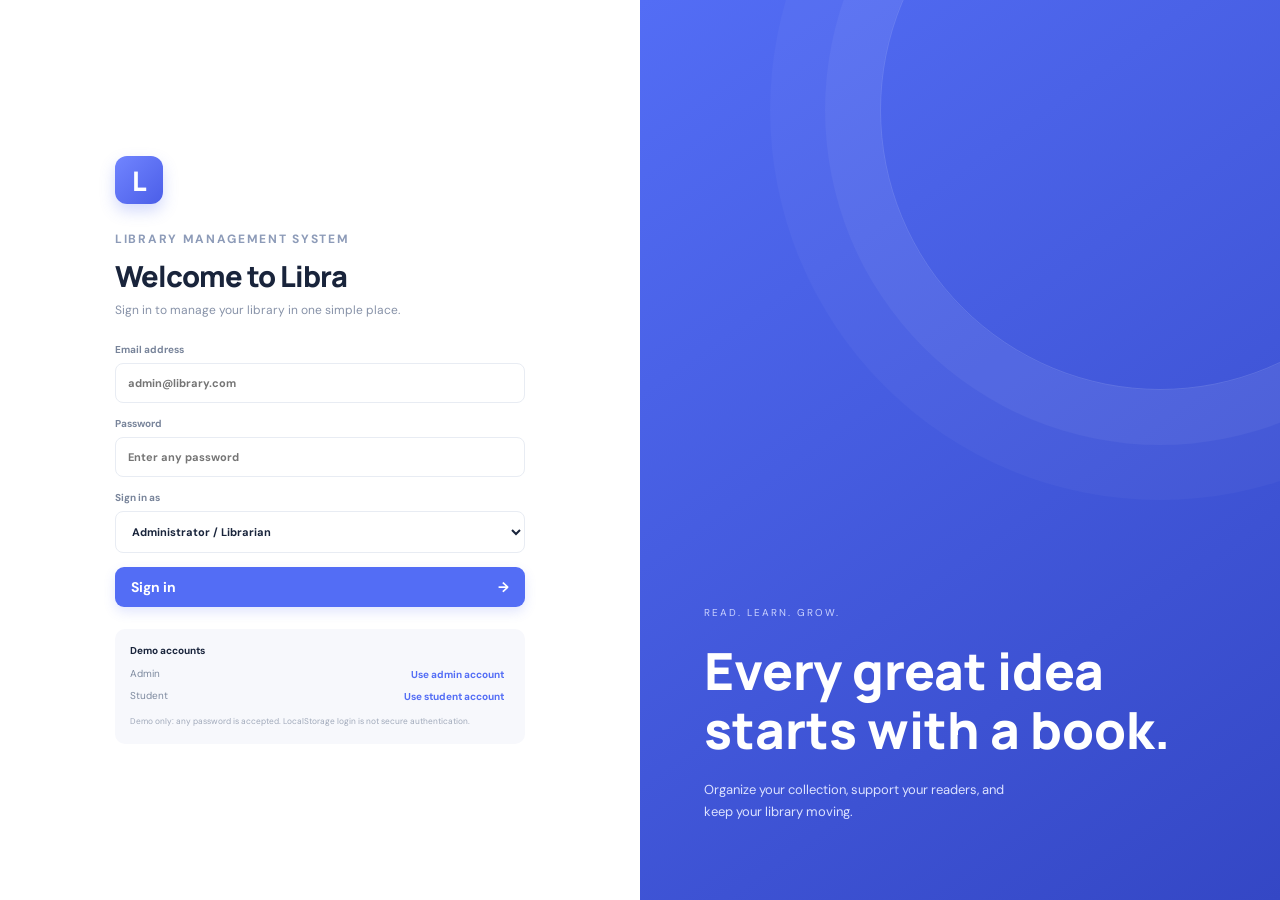
<file: library-management-system/index.html>
<!DOCTYPE html>
<html lang="en">
<head>
  <meta charset="UTF-8">
  <meta name="viewport" content="width=device-width, initial-scale=1.0">
  <meta name="description" content="A beginner-friendly library management system built with HTML, CSS, JavaScript and LocalStorage.">
  <title>Libra — Library Management System</title>
  <link rel="preconnect" href="https://fonts.googleapis.com">
  <link rel="preconnect" href="https://fonts.gstatic.com" crossorigin>
  <link href="https://fonts.googleapis.com/css2?family=DM+Sans:wght@400;500;600;700&family=Manrope:wght@500;600;700;800&display=swap" rel="stylesheet">
  <link rel="stylesheet" href="css/style.css">
</head>
<body>
  <div id="toast-container" class="toast-container" aria-live="polite"></div>
  <div id="login-screen" class="login-screen">
    <div class="login-card">
      <div class="brand-mark large">L</div>
      <p class="eyebrow">LIBRARY MANAGEMENT SYSTEM</p>
      <h1>Welcome to Libra</h1>
      <p class="muted">Sign in to manage your library in one simple place.</p>
      <form id="login-form">
        <label>Email address<input id="login-email" type="email" placeholder="admin@library.com" required></label>
        <label>Password<input id="login-password" type="password" placeholder="Enter any password" required></label>
        <label>Sign in as
          <select id="login-role"><option value="admin">Administrator / Librarian</option><option value="student">Student</option></select>
        </label>
        <button class="btn btn-primary full" type="submit">Sign in <span>→</span></button>
      </form>
      <div class="demo-accounts">
        <strong>Demo accounts</strong>
        <div><span>Admin</span><button type="button" class="text-button" data-demo="admin">Use admin account</button></div>
        <div><span>Student</span><button type="button" class="text-button" data-demo="student">Use student account</button></div>
        <small>Demo only: any password is accepted. LocalStorage login is not secure authentication.</small>
      </div>
    </div>
    <div class="login-decoration"><div class="decor-circle"></div><div class="decor-copy"><span>READ. LEARN. GROW.</span><h2>Every great idea<br>starts with a book.</h2><p>Organize your collection, support your readers, and keep your library moving.</p></div></div>
  </div>

  <div id="app" class="app hidden">
    <aside class="sidebar" id="sidebar">
      <div class="brand"><div class="brand-mark">L</div><div><strong>libra</strong><small>LIBRARY SPACE</small></div></div>
      <div class="side-label">WORKSPACE</div>
      <nav class="side-nav" id="main-nav">
        <button class="nav-item active" data-page="dashboard"><span class="nav-icon">▦</span> Dashboard</button>
        <button class="nav-item" data-page="books"><span class="nav-icon">▤</span> Books</button>
        <button class="nav-item" data-page="students"><span class="nav-icon">♙</span> Students</button>
        <button class="nav-item" data-page="categories"><span class="nav-icon">▧</span> Categories</button>
        <div class="side-label nav-section-label">CIRCULATION</div>
        <button class="nav-item" data-page="borrowings"><span class="nav-icon">↗</span> Borrowing</button>
        <button class="nav-item" data-page="returns"><span class="nav-icon">↙</span> Returns</button>
        <div class="side-label nav-section-label">INSIGHTS</div>
        <button class="nav-item" data-page="reports"><span class="nav-icon">▥</span> Reports</button>
      </nav>
      <div class="sidebar-bottom"><div class="help-card"><div class="help-icon">✦</div><strong>Need a hand?</strong><p>Keep your library organized with Libra.</p><span>Made for learning</span></div><div class="sidebar-user"><div class="avatar" id="side-avatar">AD</div><div class="user-copy"><strong id="side-name">Administrator</strong><small id="side-role">Librarian</small></div><button id="logout-btn" class="icon-button" title="Sign out">↪</button></div></div>
    </aside>

    <main class="main-area">
      <header class="topbar">
        <button id="mobile-menu" class="icon-button mobile-menu" aria-label="Open menu">☰</button>
        <div class="breadcrumb"><span>Library</span><b>/</b><strong id="page-breadcrumb">Dashboard</strong></div>
        <div class="top-actions"><div class="today-label" id="today-label"></div><div class="top-avatar" id="top-avatar">AD</div></div>
      </header>
      <div class="page-wrap">
        <section class="page active" id="page-dashboard">
          <div class="page-heading"><div><p class="eyebrow">OVERVIEW</p><h1>Good day, <span id="welcome-name">there</span> <span class="wave">✦</span></h1><p class="muted">Here’s what’s happening in your library today.</p></div><button class="btn btn-primary admin-only" data-open="book">＋ Add a book</button></div>
          <div class="stats-grid">
            <article class="stat-card"><div class="stat-top"><span>Total books</span><span class="stat-icon blue">▤</span></div><strong id="stat-books">0</strong><small><span class="positive">●</span> In your collection</small></article>
            <article class="stat-card"><div class="stat-top"><span>Registered students</span><span class="stat-icon purple">♙</span></div><strong id="stat-students">0</strong><small>Active library members</small></article>
            <article class="stat-card"><div class="stat-top"><span>Available copies</span><span class="stat-icon green">✓</span></div><strong id="stat-available">0</strong><small>Ready to be borrowed</small></article>
            <article class="stat-card"><div class="stat-top"><span>Currently borrowed</span><span class="stat-icon orange">↗</span></div><strong id="stat-borrowed">0</strong><small id="stat-overdue-label">0 overdue</small></article>
          </div>
          <div class="dashboard-grid">
            <section class="panel chart-panel"><div class="panel-heading"><div><h2>Borrowing activity</h2><p class="muted">Overview of current circulation</p></div><span class="soft-pill">All time</span></div><div class="chart-area"><div class="chart-y"><span>12</span><span>9</span><span>6</span><span>3</span><span>0</span></div><div class="chart-bars" id="activity-chart"><div class="chart-empty">Borrow books to see activity here.</div></div></div><div class="chart-legend"><span><i class="legend-dot"></i> Borrowed books</span><span><i class="legend-dot pale"></i> Returned books</span></div></section>
            <section class="panel"><div class="panel-heading"><div><h2>Book availability</h2><p class="muted">Your collection at a glance</p></div></div><div class="donut-wrap"><div class="donut" id="availability-donut"><div><strong id="donut-percent">0%</strong><small>Available</small></div></div></div><div class="availability-legend"><div><span><i class="legend-dot"></i> Available</span><strong id="legend-available">0</strong></div><div><span><i class="legend-dot orange-dot"></i> Borrowed</span><strong id="legend-borrowed">0</strong></div></div></section>
          </div>
          <section class="panel table-panel"><div class="panel-heading"><div><h2>Recent borrowing activity</h2><p class="muted">The latest transactions in your library</p></div><button class="text-button" data-goto="borrowings">View all →</button></div><div class="table-scroll"><table><thead><tr><th>STUDENT</th><th>BOOK</th><th>DATE BORROWED</th><th>DUE DATE</th><th>STATUS</th></tr></thead><tbody id="recent-transactions"></tbody></table></div></section>
          <section class="panel table-panel"><div class="panel-heading"><div><h2>Recently added books</h2><p class="muted">Fresh additions to the shelves</p></div><button class="text-button" data-goto="books">Browse books →</button></div><div id="recent-books" class="recent-books"></div></section>
        </section>

        <section class="page" id="page-books">
          <div class="page-heading"><div><p class="eyebrow">COLLECTION</p><h1>Books</h1><p class="muted">Manage and explore your library collection.</p></div><button class="btn btn-primary admin-only" data-open="book">＋ Add a book</button></div>
          <div class="toolbar"><div class="search-box">⌕ <input id="book-search" placeholder="Search title, author, ISBN..."></div><select id="book-filter"><option value="all">All availability</option><option value="available">Available</option><option value="unavailable">Unavailable</option></select></div>
          <section class="panel table-panel"><div class="table-scroll"><table><thead><tr><th>BOOK</th><th>ISBN</th><th>CATEGORY</th><th>AUTHOR</th><th>QUANTITY</th><th>AVAILABLE</th><th class="admin-only">ACTIONS</th></tr></thead><tbody id="books-table"></tbody></table></div></section>
        </section>

        <section class="page" id="page-students">
          <div class="page-heading"><div><p class="eyebrow">MEMBERS</p><h1>Students</h1><p class="muted">Keep student information up to date.</p></div><button class="btn btn-primary admin-only" data-open="student">＋ Add student</button></div>
          <div class="toolbar"><div class="search-box">⌕ <input id="student-search" placeholder="Search name, student ID, email..."></div></div>
          <section class="panel table-panel"><div class="table-scroll"><table><thead><tr><th>STUDENT</th><th>STUDENT ID</th><th>DEPARTMENT</th><th>EMAIL</th><th>PHONE</th><th>BOOKS BORROWED</th><th class="admin-only">ACTIONS</th></tr></thead><tbody id="students-table"></tbody></table></div></section>
        </section>

        <section class="page" id="page-categories">
          <div class="page-heading"><div><p class="eyebrow">ORGANIZATION</p><h1>Categories</h1><p class="muted">Organize books into easy-to-find collections.</p></div><button class="btn btn-primary admin-only" data-open="category">＋ Add category</button></div>
          <section class="category-grid" id="category-grid"></section>
        </section>

        <section class="page" id="page-borrowings">
          <div class="page-heading"><div><p class="eyebrow">CIRCULATION</p><h1>Borrowing</h1><p class="muted">Track books checked out by students.</p></div><button class="btn btn-primary admin-only" data-open="borrow">＋ New borrowing</button></div>
          <div class="toolbar"><div class="search-box">⌕ <input id="borrowing-search" placeholder="Search student or book..."></div><select id="borrowing-filter"><option value="all">All records</option><option value="active">Borrowed</option><option value="overdue">Overdue</option><option value="returned">Returned</option></select></div>
          <section class="panel table-panel"><div class="table-scroll"><table><thead><tr><th>TRANSACTION</th><th>STUDENT</th><th>BOOK</th><th>BORROWED</th><th>DUE DATE</th><th>STATUS</th><th class="admin-only">ACTION</th></tr></thead><tbody id="borrowings-table"></tbody></table></div></section>
        </section>

        <section class="page" id="page-returns">
          <div class="page-heading"><div><p class="eyebrow">CIRCULATION</p><h1>Returns</h1><p class="muted">Review returned books and outstanding loans.</p></div></div>
          <div class="toolbar"><div class="search-box">⌕ <input id="return-search" placeholder="Search student or book..."></div></div>
          <section class="panel table-panel"><div class="table-scroll"><table><thead><tr><th>TRANSACTION</th><th>STUDENT</th><th>BOOK</th><th>DUE DATE</th><th>RETURN DATE</th><th>OVERDUE DAYS</th><th>STATUS</th><th class="admin-only">ACTION</th></tr></thead><tbody id="returns-table"></tbody></table></div></section>
        </section>

        <section class="page" id="page-reports">
          <div class="page-heading"><div><p class="eyebrow">INSIGHTS</p><h1>Reports</h1><p class="muted">A simple summary of your library performance.</p></div><button class="btn btn-outline" id="print-report">⎙ Print report</button></div>
          <div class="stats-grid report-stats"><article class="stat-card"><span>Total book copies</span><strong id="report-copies">0</strong></article><article class="stat-card"><span>Borrowing records</span><strong id="report-loans">0</strong></article><article class="stat-card"><span>Returned records</span><strong id="report-returns">0</strong></article><article class="stat-card"><span>Overdue now</span><strong id="report-overdue">0</strong></article></div>
          <div class="dashboard-grid"><section class="panel"><div class="panel-heading"><div><h2>Most borrowed books</h2><p class="muted">Ranked by borrowing count</p></div></div><div id="popular-books" class="rank-list"></div></section><section class="panel"><div class="panel-heading"><div><h2>Active readers</h2><p class="muted">Students with the most loans</p></div></div><div id="active-students" class="rank-list"></div></section></div>
          <section class="panel table-panel"><div class="panel-heading"><div><h2>Borrowing history</h2><p class="muted">All transactions</p></div></div><div class="table-scroll"><table><thead><tr><th>TRANSACTION</th><th>STUDENT</th><th>BOOK</th><th>BORROWED</th><th>RETURNED</th><th>STATUS</th></tr></thead><tbody id="report-history"></tbody></table></div></section>
        </section>
      </div>
    </main>
  </div>

  <div class="modal-backdrop hidden" id="modal-backdrop">
    <div class="modal" role="dialog" aria-modal="true" aria-labelledby="modal-title">
      <div class="modal-heading"><div><p class="eyebrow">LIBRARY DETAILS</p><h2 id="modal-title">Add item</h2></div><button class="icon-button" id="modal-close" aria-label="Close">×</button></div>
      <form id="modal-form"><div id="modal-fields" class="form-grid"></div><div class="modal-actions"><button type="button" class="btn btn-outline" id="modal-cancel">Cancel</button><button type="submit" class="btn btn-primary" id="modal-submit">Save changes</button></div></form>
    </div>
  </div>
  <div class="confirm-backdrop hidden" id="confirm-backdrop"><div class="confirm-card"><div class="confirm-symbol">?</div><h3>Are you sure?</h3><p id="confirm-message">Please confirm this action.</p><div class="modal-actions"><button class="btn btn-outline" id="confirm-cancel">Cancel</button><button class="btn btn-danger" id="confirm-yes">Confirm</button></div></div></div>
  <script src="js/storage.js"></script><script src="js/app.js"></script>
</body>
</html>
</file>
<file: library-management-system/css/style.css>
@import url('https://fonts.googleapis.com/css2?family=DM+Sans:wght@400;500;600;700&family=Manrope:wght@500;600;700;800&display=swap');
:root{--ink:#19243b;--muted:#8792a8;--line:#edf0f5;--blue:#536df5;--blue-dark:#4059df;--pale:#f4f6ff;--bg:#f7f8fc;--green:#20b486;--orange:#f3a34b;--red:#e66b75;--purple:#9873e8;--shadow:0 12px 34px rgba(36,52,92,.06)}
*{box-sizing:border-box}body{margin:0;background:var(--bg);color:var(--ink);font-family:'DM Sans',sans-serif;font-size:14px}button,input,select,textarea{font:inherit}button{cursor:pointer}.hidden{display:none!important}.muted{color:var(--muted);margin:6px 0 0}.eyebrow{font-size:10px;letter-spacing:1.7px;font-weight:700;color:#8d9bb8;margin:0 0 9px}.app{min-height:100vh}.sidebar{width:248px;background:#fff;border-right:1px solid var(--line);position:fixed;inset:0 auto 0 0;padding:27px 17px 18px;display:flex;flex-direction:column;z-index:5}.brand{display:flex;align-items:center;gap:11px;padding:0 12px 38px}.brand-mark{width:38px;height:38px;border-radius:12px;background:linear-gradient(135deg,#7185ff,#4b5ee8);color:white;display:grid;place-items:center;font:800 22px Manrope;box-shadow:0 7px 15px #536df540}.brand strong{font:800 21px Manrope;letter-spacing:-1px;display:block}.brand small{font-size:8px;color:#9ba5b8;letter-spacing:1.5px}.side-label{font-size:9px;letter-spacing:1.5px;color:#a5aec0;font-weight:700;padding:0 13px 12px}.side-nav{display:flex;flex-direction:column;gap:5px}.nav-item{border:0;background:transparent;color:#7c879d;text-align:left;padding:12px 13px;border-radius:10px;display:flex;align-items:center;gap:13px;font-weight:600;transition:.2s}.nav-item:hover{background:#f6f7ff;color:var(--blue)}.nav-item.active{background:#eef0ff;color:var(--blue)}.nav-icon{width:19px;text-align:center;font-size:18px}.nav-section-label{padding-top:25px}.sidebar-bottom{margin-top:auto}.help-card{background:linear-gradient(145deg,#f0f2ff,#f8f7ff);border-radius:13px;padding:15px;margin-bottom:17px}.help-icon{color:var(--blue);font-size:21px}.help-card strong{display:block;margin:8px 0 4px}.help-card p{font-size:11px;line-height:1.5;color:#8490a8;margin:0 0 9px}.help-card span{font-size:10px;color:var(--blue);font-weight:700}.sidebar-user{border-top:1px solid var(--line);padding:17px 4px 0;display:flex;align-items:center;gap:9px}.avatar,.top-avatar{width:34px;height:34px;border-radius:50%;background:#e9eaff;color:#536df5;display:grid;place-items:center;font-weight:700;font-size:11px}.user-copy{flex:1;min-width:0}.user-copy strong,.user-copy small{display:block}.user-copy strong{font-size:12px}.user-copy small{font-size:10px;color:var(--muted);margin-top:3px}.icon-button{border:0;background:transparent;color:#8994a9;font-size:19px;border-radius:8px;padding:6px}.icon-button:hover{background:#f2f4fa}.main-area{margin-left:248px;min-height:100vh}.topbar{height:75px;background:#fff;border-bottom:1px solid var(--line);display:flex;align-items:center;justify-content:space-between;padding:0 38px;position:sticky;top:0;z-index:4}.breadcrumb{display:flex;align-items:center;gap:11px;color:#a1aabd;font-size:12px}.breadcrumb b{font-weight:400;color:#d3d8e2}.breadcrumb strong{color:var(--ink)}.top-actions{display:flex;align-items:center;gap:20px}.today-label{color:#8d98ad;font-size:11px}.top-avatar{background:#e6f4f1;color:#20a984}.mobile-menu{display:none}.page-wrap{padding:32px 38px 55px;max-width:1600px;margin:auto}.page{display:none;animation:fade .25s}.page.active{display:block}@keyframes fade{from{opacity:.4;transform:translateY(4px)}to{opacity:1;transform:none}}.page-heading{display:flex;align-items:center;justify-content:space-between;margin-bottom:26px}.page-heading h1{font:800 27px Manrope;margin:0;letter-spacing:-.8px}.page-heading .muted{font-size:12px}.wave{color:#f4ad54;font-size:20px}.btn{border:1px solid transparent;border-radius:9px;padding:10px 15px;font-size:12px;font-weight:700;transition:.2s}.btn-primary{background:var(--blue);color:#fff;box-shadow:0 5px 12px #536df52b}.btn-primary:hover{background:var(--blue-dark);transform:translateY(-1px)}.btn-outline{background:#fff;border-color:#e5e9f1;color:#64718a}.btn-outline:hover{border-color:var(--blue);color:var(--blue)}.btn-danger{background:#e66b75;color:#fff}.full{width:100%;display:flex;justify-content:space-between}.stats-grid{display:grid;grid-template-columns:repeat(4,1fr);gap:16px;margin-bottom:19px}.stat-card,.panel{background:#fff;border:1px solid #eff1f6;border-radius:13px;box-shadow:var(--shadow)}.stat-card{padding:19px 20px}.stat-top{display:flex;align-items:center;justify-content:space-between;color:#7f8aa0;font-size:11px;font-weight:600}.stat-icon{width:34px;height:34px;border-radius:10px;display:grid;place-items:center;font-size:17px}.blue{background:#edf0ff;color:#536df5}.purple{background:#f3edff;color:#9873e8}.green{background:#e9f9f3;color:#20b486}.orange{background:#fff4e7;color:#eea04b}.stat-card>strong{display:block;font:800 27px Manrope;margin:13px 0 6px}.stat-card small{font-size:10px;color:#9aa4b7}.positive{color:var(--green)}.dashboard-grid{display:grid;grid-template-columns:1.55fr 1fr;gap:18px;margin-bottom:19px}.panel{padding:20px;margin-bottom:19px}.panel-heading{display:flex;align-items:center;justify-content:space-between;margin-bottom:17px}.panel-heading h2{font:700 14px Manrope;margin:0}.panel-heading .muted{font-size:10px}.soft-pill{background:#f4f6ff;color:#7383c9;padding:6px 10px;border-radius:20px;font-size:10px}.chart-area{height:180px;display:flex;gap:12px;padding:12px 5px 0}.chart-y{display:flex;flex-direction:column;justify-content:space-between;color:#b1b9c8;font-size:9px;padding-bottom:19px}.chart-bars{flex:1;display:flex;align-items:flex-end;justify-content:space-around;border-bottom:1px solid #edf0f5;background:repeating-linear-gradient(to bottom,transparent 0,transparent 35px,#f2f4f8 36px);position:relative}.chart-bar-group{height:100%;display:flex;align-items:flex-end;gap:5px;position:relative;flex:1;justify-content:center}.bar{width:12px;border-radius:5px 5px 0 0;background:#7185ff;min-height:2px}.bar.returned{background:#dce2ff}.bar-label{position:absolute;bottom:-18px;font-size:9px;color:#a3adbf}.chart-empty{align-self:center;color:#a0a9ba;font-size:11px}.chart-legend{display:flex;gap:20px;margin:30px 0 0 30px;color:#8d98ab;font-size:10px}.legend-dot{display:inline-block;width:7px;height:7px;border-radius:50%;background:#7185ff;margin-right:6px}.legend-dot.pale{background:#dce2ff}.orange-dot{background:#f3a34b}.donut-wrap{display:grid;place-items:center;padding:12px 0 16px}.donut{width:145px;height:145px;border-radius:50%;background:conic-gradient(#7185ff 0%,#e9edff 0);display:grid;place-items:center;position:relative}.donut:before{content:"";position:absolute;width:108px;height:108px;background:#fff;border-radius:50%}.donut>div{position:relative;text-align:center}.donut strong{display:block;font:800 23px Manrope}.donut small{font-size:9px;color:#9aa4b7}.availability-legend>div{display:flex;justify-content:space-between;padding:9px 3px;border-top:1px solid #f1f3f7;font-size:10px;color:#8d98ab}.availability-legend strong{color:var(--ink)}.table-panel{padding:19px 20px}.table-scroll{overflow-x:auto}table{width:100%;border-collapse:collapse;white-space:nowrap}th{text-align:left;color:#a0a9ba;font-size:9px;letter-spacing:.8px;font-weight:700;padding:11px 12px;border-bottom:1px solid #edf0f5}td{padding:13px 12px;border-bottom:1px solid #f2f4f8;color:#69758c;font-size:11px}tbody tr:last-child td{border-bottom:0}.book-cell,.person-cell{display:flex;align-items:center;gap:10px;color:var(--ink);font-weight:600}.book-cover{width:29px;height:36px;border-radius:5px;background:linear-gradient(145deg,#dfe7ff,#8da2ff);display:grid;place-items:center;color:#fff;font-size:13px}.person-avatar{width:29px;height:29px;border-radius:50%;background:#eff0ff;color:#6677df;display:grid;place-items:center;font-size:9px;font-weight:700}.status{display:inline-flex;align-items:center;padding:5px 8px;border-radius:20px;font-size:9px;font-weight:700}.status.available,.status.returned{background:#eaf8f2;color:#20a47e}.status.borrowed{background:#fff4e6;color:#d8913d}.status.overdue{background:#fff0f0;color:#df626d}.status.unavailable{background:#f0f2f6;color:#8a94a7}.recent-books{display:grid;grid-template-columns:repeat(3,1fr);gap:10px}.recent-book{border:1px solid #edf0f5;border-radius:10px;padding:12px;display:flex;gap:10px;align-items:center}.recent-book .book-cover{width:35px;height:45px}.recent-book strong{font-size:10px;display:block;color:var(--ink)}.recent-book small{display:block;font-size:9px;color:#9aa4b7;margin-top:4px}.toolbar{display:flex;gap:10px;margin-bottom:15px}.search-box{background:#fff;border:1px solid #e9edf4;border-radius:9px;padding:0 12px;display:flex;align-items:center;gap:8px;color:#9aa4b7;min-width:250px}.search-box input{border:0;outline:0;padding:10px 0;width:100%;font-size:11px;color:var(--ink)}select,input,textarea{outline-color:#9caaff}.toolbar select,.form-grid select{border:1px solid #e9edf4;border-radius:9px;background:#fff;color:#738097;padding:9px 12px;font-size:11px}.category-grid{display:grid;grid-template-columns:repeat(3,1fr);gap:15px}.category-card{background:#fff;border:1px solid #edf0f5;border-radius:13px;padding:19px;box-shadow:var(--shadow)}.category-card .category-symbol{width:40px;height:40px;border-radius:12px;background:#eef0ff;color:#6176f4;display:grid;place-items:center;font-size:19px;margin-bottom:14px}.category-card h3{margin:0;font:700 14px Manrope}.category-card p{font-size:10px;color:#9aa4b7;margin:5px 0 15px}.category-card footer{border-top:1px solid #f0f2f7;padding-top:12px;display:flex;justify-content:space-between;align-items:center;color:#7f8aa0;font-size:10px}.row-actions{display:flex;gap:5px}.small-action{border:0;background:#f5f6fb;color:#8290a6;border-radius:6px;padding:5px 8px;font-size:10px}.small-action:hover{color:var(--blue)}.text-button{border:0;background:transparent;color:var(--blue);font-weight:700;font-size:10px}.empty-state{text-align:center;padding:28px;color:#a0a9ba;font-size:11px}.rank-list .rank-row{display:flex;align-items:center;gap:11px;padding:12px 0;border-bottom:1px solid #f0f2f7}.rank-row:last-child{border:0}.rank-number{width:24px;height:24px;border-radius:7px;background:#f0f2ff;color:#6578ed;display:grid;place-items:center;font-weight:700;font-size:10px}.rank-info{flex:1}.rank-info strong{display:block;font-size:11px}.rank-info small{font-size:9px;color:#9aa4b7}.rank-count{font-weight:700;color:#596783;font-size:11px}.modal-backdrop,.confirm-backdrop{position:fixed;inset:0;background:#19243b75;display:grid;place-items:center;padding:20px;z-index:20}.modal{background:#fff;border-radius:16px;width:min(570px,100%);max-height:90vh;overflow:auto;padding:23px;box-shadow:0 25px 80px #15234830}.modal-heading{display:flex;justify-content:space-between;align-items:flex-start;margin-bottom:20px}.modal-heading h2{font:800 20px Manrope;margin:0}.form-grid{display:grid;grid-template-columns:1fr 1fr;gap:13px}.form-grid label,.login-card label{font-size:10px;color:#78849a;font-weight:700;display:flex;flex-direction:column;gap:7px}.form-grid input,.form-grid select,.form-grid textarea,.login-card input,.login-card select{border:1px solid #e8ecf3;border-radius:8px;padding:10px 11px;font-size:11px;color:var(--ink);background:#fff;width:100%}.form-grid .wide{grid-column:1/-1}.modal-actions{display:flex;justify-content:flex-end;gap:8px;margin-top:22px}.confirm-card{background:#fff;border-radius:15px;padding:25px;width:min(360px,100%);text-align:center}.confirm-symbol{margin:auto auto 12px;width:42px;height:42px;border-radius:50%;background:#fff3e6;color:#e7a04e;display:grid;place-items:center;font-weight:800;font-size:20px}.confirm-card h3{font:700 17px Manrope;margin:0}.confirm-card p{font-size:11px;color:#8792a8;line-height:1.5}.confirm-card .modal-actions{justify-content:center}.toast-container{position:fixed;right:20px;top:20px;z-index:50;display:grid;gap:8px}.toast{background:#1f2b45;color:#fff;border-radius:9px;padding:12px 16px;box-shadow:var(--shadow);font-size:11px;animation:fade .2s}.toast.error{background:#bd4e5b}.login-screen{min-height:100vh;display:grid;grid-template-columns:1fr 1fr;background:#fff}.login-card{width:min(410px,calc(100% - 40px));margin:auto;padding:35px 0}.brand-mark.large{width:48px;height:48px;font-size:27px;margin-bottom:27px}.login-card h1{font:800 29px Manrope;margin:0;letter-spacing:-1px}.login-card>.muted{font-size:12px;margin-bottom:25px}.login-card form{display:grid;gap:14px}.login-card input,.login-card select{padding:12px}.demo-accounts{margin-top:22px;padding:15px;background:#f7f8fc;border-radius:10px;font-size:10px}.demo-accounts>strong{display:block;margin-bottom:10px}.demo-accounts div{display:flex;justify-content:space-between;margin:7px 0;color:#7d899e}.demo-accounts small{display:block;color:#a0a9ba;line-height:1.5;margin-top:12px}.login-decoration{background:linear-gradient(145deg,#536df5,#3447c5);position:relative;overflow:hidden;display:flex;align-items:flex-end;padding:10%}.decor-circle{position:absolute;width:560px;height:560px;border:1px solid #ffffff25;border-radius:50%;top:-170px;right:-160px;box-shadow:0 0 0 55px #ffffff0c,0 0 0 110px #ffffff08}.decor-copy{position:relative;color:white}.decor-copy span{font-size:10px;letter-spacing:2px;color:#cbd3ff}.decor-copy h2{font:800 clamp(32px,4vw,54px) Manrope;line-height:1.15;margin:20px 0}.decor-copy p{color:#dce2ff;max-width:330px;font-size:13px;line-height:1.7}.report-stats{margin-bottom:20px}
@media(max-width:1100px){.sidebar{width:215px}.main-area{margin-left:215px}.page-wrap{padding:27px 24px}.topbar{padding:0 24px}.stats-grid{grid-template-columns:repeat(2,1fr)}.dashboard-grid{grid-template-columns:1fr}.category-grid{grid-template-columns:repeat(2,1fr)}}
@media(max-width:720px){.sidebar{transform:translateX(-100%);transition:.25s;width:250px;box-shadow:var(--shadow)}.sidebar.open{transform:translateX(0)}.main-area{margin-left:0}.topbar{height:62px;padding:0 15px;gap:10px}.mobile-menu{display:block}.breadcrumb{margin-right:auto}.today-label{display:none}.page-wrap{padding:23px 14px}.page-heading{align-items:flex-start;gap:12px}.page-heading h1{font-size:23px}.page-heading>.btn{white-space:nowrap;padding:9px 10px}.stats-grid{gap:10px}.stat-card{padding:14px}.stat-card>strong{font-size:23px}.dashboard-grid{gap:0}.panel{padding:15px}.recent-books{grid-template-columns:1fr}.category-grid{grid-template-columns:1fr}.toolbar{flex-wrap:wrap}.search-box{min-width:100%}.toolbar select{width:100%}.form-grid{grid-template-columns:1fr}.form-grid .wide{grid-column:auto}.login-screen{grid-template-columns:1fr}.login-card{padding:35px 0}.login-decoration{display:none}}
@media print{.sidebar,.topbar,.page-heading button,.toolbar,.admin-only{display:none!important}.main-area{margin:0}.page-wrap{padding:0}.page{display:none!important}#page-reports{display:block!important}.panel,.stat-card{box-shadow:none;break-inside:avoid}}

body{font-size:16px}
.eyebrow{font-size:12px}
.brand small{font-size:10px}
.side-label{font-size:11px}
.help-card p{font-size:13px}
.help-card span{font-size:12px}
.avatar,.top-avatar{font-size:13px}
.user-copy strong{font-size:14px}
.user-copy small{font-size:12px}
.breadcrumb{font-size:14px}
.today-label{font-size:13px}
.page-heading h1{font-size:30px}
.page-heading .muted{font-size:14px}
.btn{font-size:14px}
.stat-top{font-size:13px}
.stat-card small{font-size:12px}
.panel-heading h2{font-size:16px}
.panel-heading .muted{font-size:12px}
.chart-y,.bar-label{font-size:11px}
.chart-empty{font-size:13px}
.chart-legend{font-size:12px}
.donut strong{font-size:25px}
.donut small{font-size:11px}
.availability-legend>div{font-size:12px}
th{font-size:11px}
td{font-size:13px}
.status{font-size:11px}
</file>
